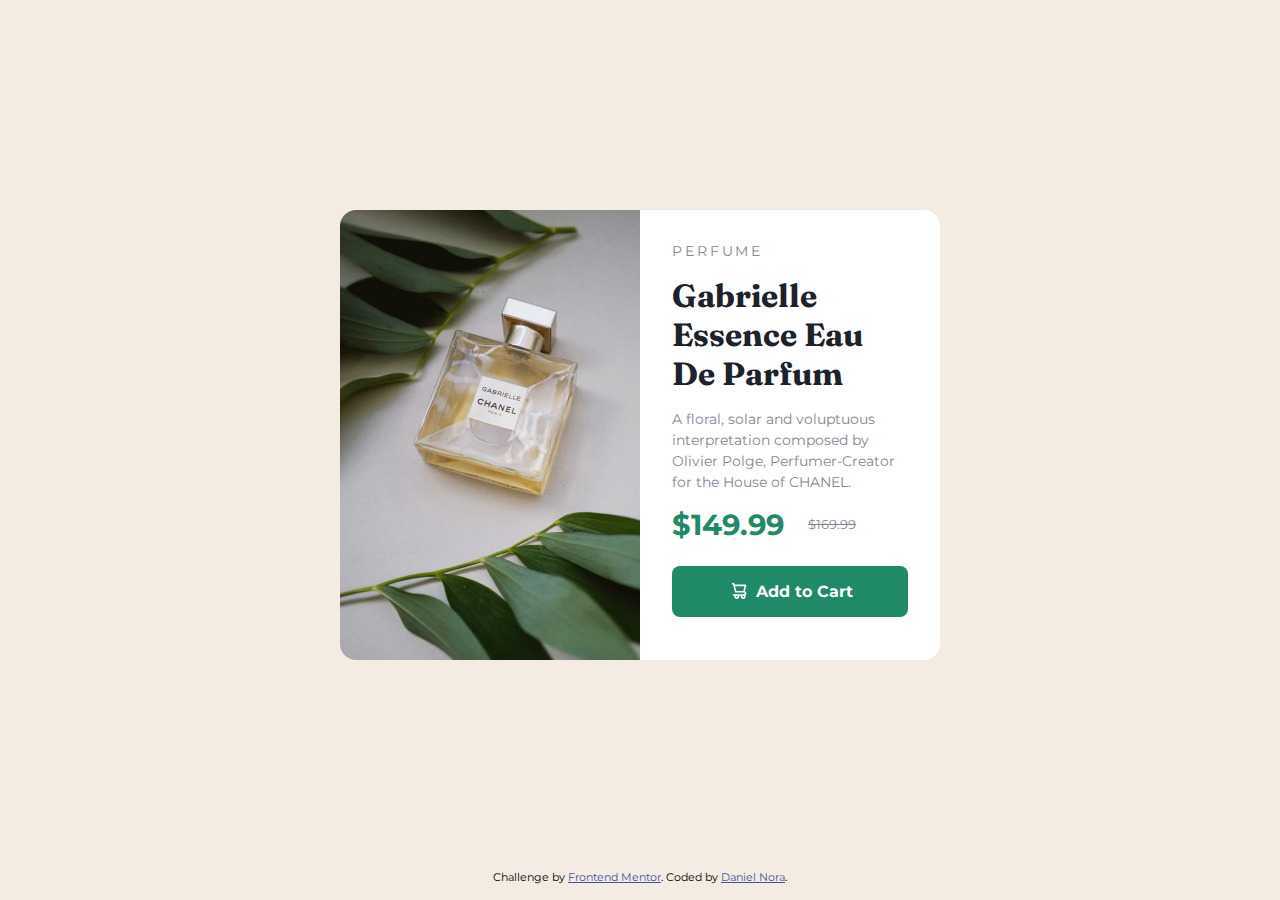
<file: index.html>
<!DOCTYPE html>
<html lang="en">

<head>
  <meta charset="UTF-8">
  <meta name="viewport" content="width=device-width, initial-scale=1.0">
  <!-- displays site properly based on user's device -->

  <link rel="icon" type="image/png" sizes="32x32" href="./images/favicon-32x32.png">

  <title>Frontend Mentor | Product preview card component</title>

  <link rel="preconnect" href="https://fonts.googleapis.com">
  <link rel="preconnect" href="https://fonts.gstatic.com" crossorigin>
  <link
    href="https://fonts.googleapis.com/css2?family=Fraunces:opsz,wght@9..144,700&family=Montserrat:wght@500;700&display=swap"
    rel="stylesheet">
  <link rel="stylesheet" href="css/styles.css">
</head>

<body>
  <article class="product">
    <img class="product__image" src="images/content/image-product-desktop.jpg" alt="">
    <main class="product__content">
      <span class="product__category">Perfume</span>
      <h2 class="product__title">Gabrielle Essence Eau De Parfum</h2>
      <p class="product__description">
        A floral, solar and voluptuous interpretation composed by
        Olivier Polge, Perfumer-Creator for the House of CHANEL.
      </p>
      <div class="product__price">
        <span class="product__price__main">
          $149.99
        </span>
        <span class="product__price__original">
          $169.99
        </span>
      </div>
      <button class="product__button">
        <img class="product__button__icon" src="images/icons/icon-cart.svg" alt=""> Add to Cart
      </button>
    </main>
  </article>

  <div class="attribution">
    Challenge by <a href="https://www.frontendmentor.io?ref=challenge" target="_blank">Frontend Mentor</a>.
    Coded by <a href="#">Daniel Nora</a>.
  </div>
</body>

</html>
</file>
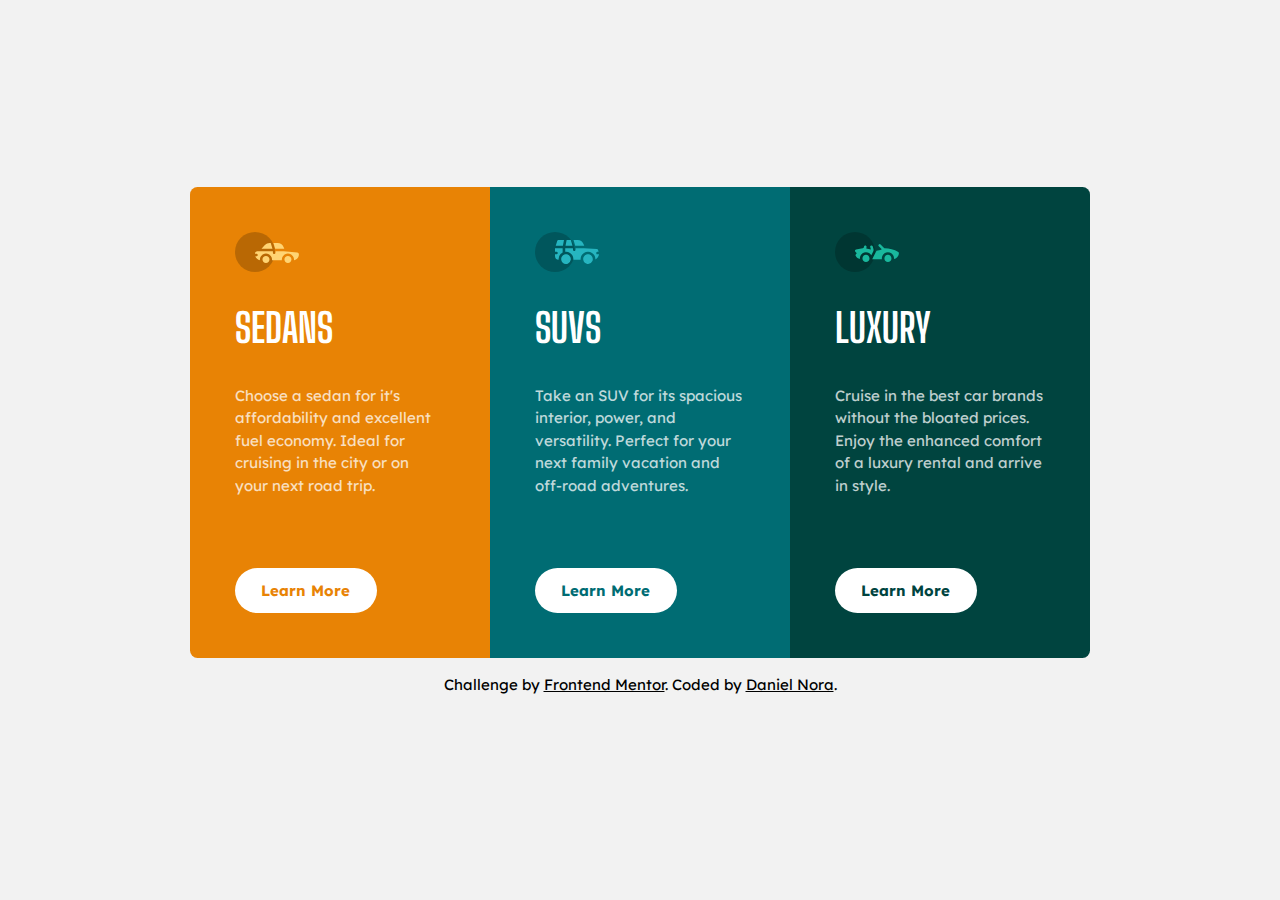
<file: 3column-preview-card-component/index.html>
<!DOCTYPE html>
<html lang="en">

<head>
  <meta charset="UTF-8" />
  <meta name="viewport" content="width=device-width, initial-scale=1.0" />
  <!-- displays site properly based on user's device -->

  <link rel="icon" type="image/png" sizes="32x32" href="../images/favicon-32x32.png" />

  <title>Frontend Mentor | 3-column preview card component</title>

  <link rel="preconnect" href="https://fonts.googleapis.com" />
  <link rel="preconnect" href="https://fonts.gstatic.com" crossorigin />
  <link href="https://fonts.googleapis.com/css2?family=Big+Shoulders+Display:wght@700&family=Lexend+Deca&display=swap"
    rel="stylesheet" />
  <link rel="stylesheet" href="css/styles.css" />
</head>

<body class="page">
  <main class="three-cols page-content">
    <div class="card">
      <img src="icons/icon-sedans.svg" alt="" aria-hidden="true" />
      <h2 class="card__title">Sedans</h2>
      <p class="card__description">
        Choose a sedan for it's affordability and excellent fuel economy.
        Ideal for cruising in the city or on your next road trip.
      </p>
      <a href="#" class="button">Learn More</a>
    </div>
    <div class="card">
      <img src="icons/icon-suvs.svg" alt="" aria-hidden="true" />
      <h2 class="card__title">SUVs</h2>
      <p class="card__description">
        Take an SUV for its spacious interior, power, and versatility. Perfect
        for your next family vacation and off-road adventures.
      </p>
      <a href="#" class="button">Learn More</a>
    </div>
    <div class="card">
      <img src="icons/icon-luxury.svg" alt="" aria-hidden="true" />
      <h2 class="card__title">Luxury</h2>
      <p class="card__description">
        Cruise in the best car brands without the bloated prices. Enjoy the
        enhanced comfort of a luxury rental and arrive in style.
      </p>
      <a href="#" class="button">Learn More</a>
    </div>
  </main>

  <footer class="attribution">
    Challenge by
    <a href="https://www.frontendmentor.io?ref=challenge" target="_blank">
      Frontend Mentor</a>. Coded by
    <a href="https://www.frontendmentor.io/profile/niftydan">Daniel Nora</a>.
  </footer>
</body>

</html>
</file>
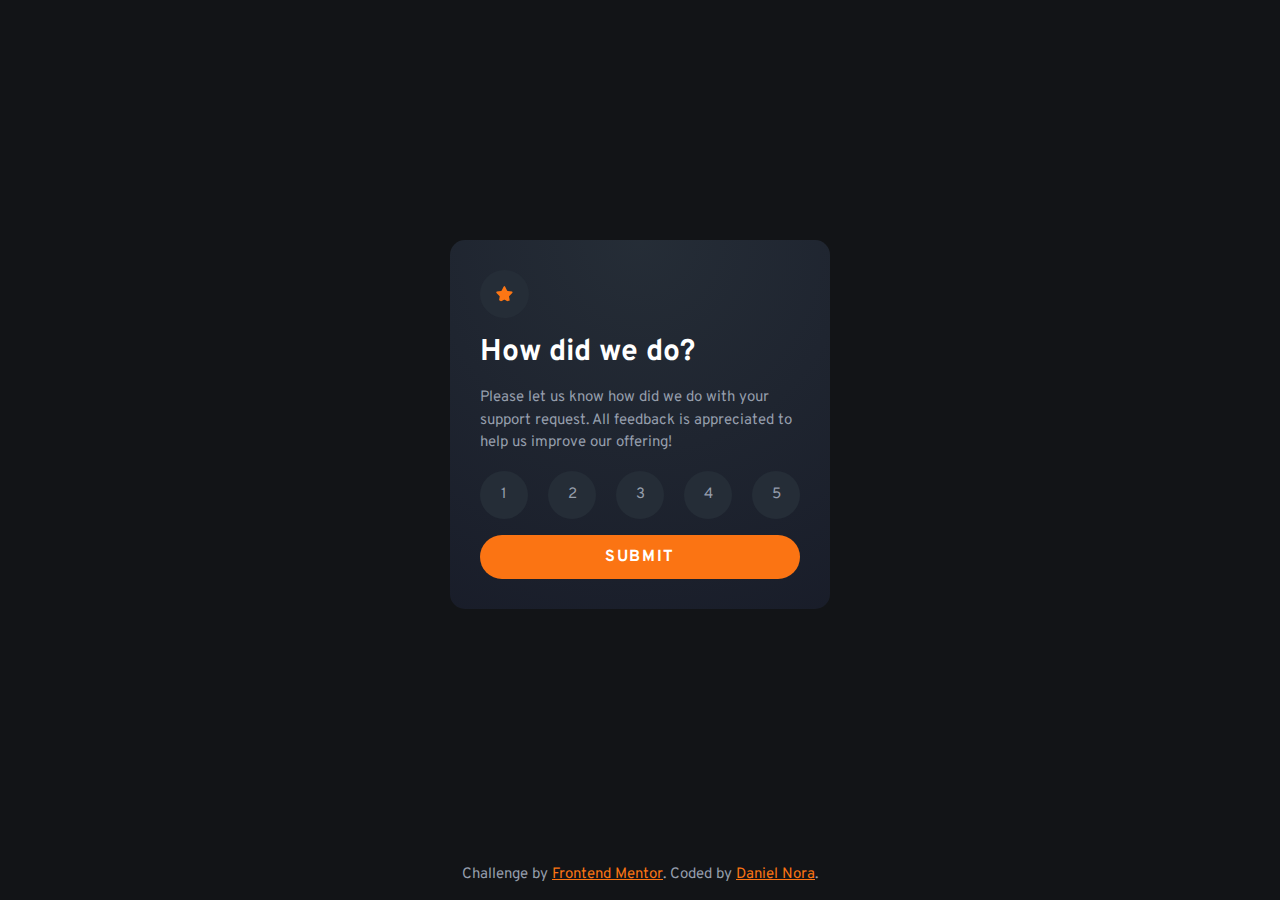
<file: interactive-rating-component/index.html>
<!DOCTYPE html>
<html lang="en">

<head>
  <meta charset="UTF-8">
  <meta name="viewport" content="width=device-width, initial-scale=1.0">
  <!-- displays site properly based on user's device -->

  <link rel="icon" type="image/png" sizes="32x32" href="../images/favicon-32x32.png">

  <title>Frontend Mentor | Interactive rating component</title>

  <link rel="preconnect" href="https://fonts.googleapis.com">
  <link rel="preconnect" href="https://fonts.gstatic.com" crossorigin>
  <link
    href="https://fonts.googleapis.com/css2?family=Fraunces:opsz,wght@9..144,700&family=Overpass:wght@400;700&display=swap"
    rel="stylesheet">
  <link rel="stylesheet" href="css/styles.css">
</head>

<body class="page">
  <main class="rating page-content">
    <div class="vertical" id="rating-form">
      <img src="icons/icon-star.svg" alt="A decorative star icon" class="rating__icon">
      <h1 class="rating__title">How did we do?</h1>
      <p class="rating__description">
        Please let us know how did we do with your support request. All feedback is appreciated to help us improve our
        offering!
      </p>
      <form name="ratingComponent" method="POST" action="/" class="vertical">
        <fieldset class="rating__rates">
          <legend class="sr-only">Choose your rating</legend>
          <label class="rating__rates-option">
            <input type="radio" class="rating__rates-input" name="rating-rate" value="1">
            1
          </label>
          <label class="rating__rates-option">
            <input type="radio" class="rating__rates-input" name="rating-rate" value="2">
            2
          </label>
          <label class="rating__rates-option">
            <input type="radio" class="rating__rates-input" name="rating-rate" value="3">
            3
          </label>
          <label class="rating__rates-option">
            <input type="radio" class="rating__rates-input" name="rating-rate" value="4">
            4
          </label>
          <label class="rating__rates-option">
            <input type="radio" class="rating__rates-input" name="rating-rate" value="5">
            5
          </label>
        </fieldset>
        <button type="submit" class="rating__submit-button">Submit</button>
      </form>
    </div>

    <div class="vertical center hidden" id="thankyou">
      <img src="images/illustration-thank-you.svg" alt="An illustration of a device">
      <div class="rating__selection">
        You selected <span class="rating__selection-value">4</span> out of 5
      </div>
      <h1 class="rating__title">Thank you!</h1>
      <p class="rating__description">
        We appreciate you taking the time to give a rating. If you ever need more support, don't hesitate to get in
        touch!
      </p>
    </div>
  </main>

  <footer class="attribution page-content">
    Challenge by <a href="https://www.frontendmentor.io?ref=challenge" target="_blank">Frontend Mentor</a>.
    Coded by <a href="https://www.frontendmentor.io/profile/niftydan">Daniel Nora</a>.
  </footer>

  <script src="scripts/main.js"></script>
</body>

</html>
</file>
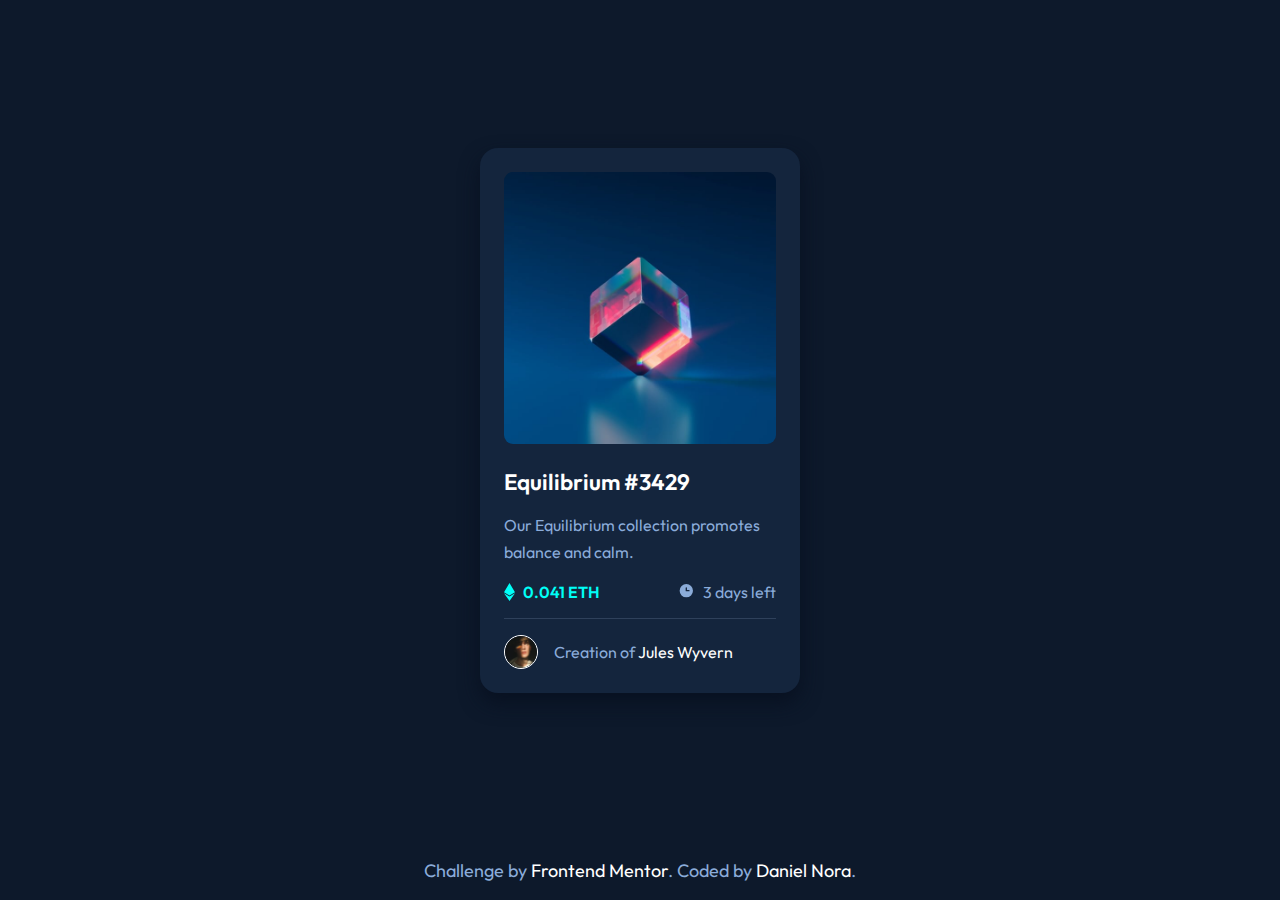
<file: nft-preview-card-component/index.html>
<!DOCTYPE html>
<html lang="en">

<head>
  <meta charset="UTF-8">
  <meta name="viewport" content="width=device-width, initial-scale=1.0">
  <!-- displays site properly based on user's device -->

  <link rel="icon" type="image/png" sizes="32x32" href="../images/favicon-32x32.png">

  <title>Frontend Mentor | NFT preview card component</title>

  <link rel="preconnect" href="https://fonts.googleapis.com">
  <link rel="preconnect" href="https://fonts.gstatic.com" crossorigin>
  <link
    href="https://fonts.googleapis.com/css2?family=Fraunces:opsz,wght@9..144,700&family=Outfit:wght@300;400;600&display=swap"
    rel="stylesheet">
  <link rel="stylesheet" href="css/styles.css">
</head>

<body>
  <main class="nft-card">
    <a href="#" class="nft-card__image-link">
      <img src="images/image-equilibrium.jpg" alt="A glass cube" class="nft-card__image">
    </a>
    <h1 class="nft-card__title">
      <a href="#">Equilibrium #3429</a>
    </h1>
    <p class="nft-card__description">
      Our Equilibrium collection promotes balance and calm.
    </p>
    <div class="nft-card__info">
      <span class="nft-card__price nft-card__price--eth">0.041 ETH</span>
      <span class="nft-card__remaining-time">3 days left</span>
    </div>
    <div class="nft-card__author">
      <img src="images/image-avatar.png" alt="" class="nft-card__avatar">
      <span>Creation of <a href="#">Jules Wyvern</a></span>
    </div>
  </main>

  <footer class="attribution">
    Challenge by <a href="https://www.frontendmentor.io?ref=challenge" target="_blank">Frontend Mentor</a>.
    Coded by <a href="https://www.frontendmentor.io/profile/niftydan">Daniel Nora</a>.
  </footer>
</body>

</html>
</file>
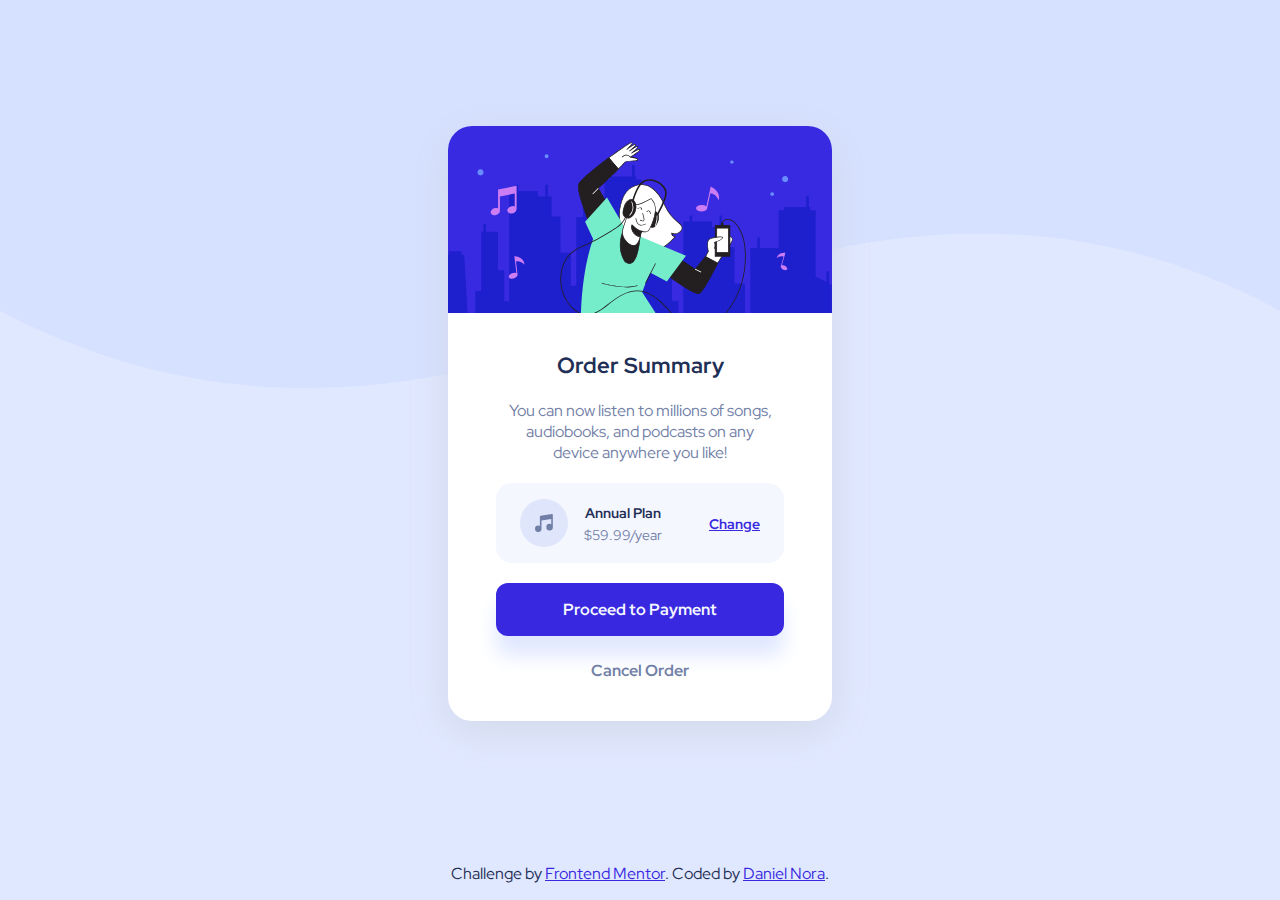
<file: order-summary-component/index.html>
<!DOCTYPE html>
<html lang="en">

<head>
  <meta charset="UTF-8">
  <meta name="viewport" content="width=device-width, initial-scale=1.0">
  <!-- displays site properly based on user's device -->

  <link rel="icon" type="image/png" sizes="32x32" href="../images/favicon-32x32.png">

  <title>Frontend Mentor | Order summary component</title>

  <link rel="preconnect" href="https://fonts.googleapis.com">
  <link rel="preconnect" href="https://fonts.gstatic.com" crossorigin>
  <link
    href="https://fonts.googleapis.com/css2?family=Fraunces:opsz,wght@9..144,700&family=Red+Hat+Display:wght@500;700&display=swap"
    rel="stylesheet">
  <link rel="stylesheet" href="css/styles.css">
</head>

<body>
  <main class="order-summary">
    <img src="images/illustration-hero.svg" alt="" aria-hidden="true" class="order-summary__banner">
    <div class="order-summary__content">
      <h1 class="order-summary__title">
        Order Summary
      </h1>
      <p class="order-summary__description">
        You can now listen to millions of songs, audiobooks, and podcasts on any device anywhere you like!
      </p>
      <div class="order-summary__plan">
        <img src="icons/icon-music.svg" alt="" aria-hidden="true" class="order-summary__plan-icon">
        <div class="order-summary__plan-info">
          <p class="order-summary__plan-title">Annual Plan</p>
          <span class="order-summary__plan-price">$59.99/year</span>
        </div>
        <a href="#" class="order-summary__plan-change-action">Change</a>
      </div>
      <div class="order-summary__buttons">
        <button class="order-summary__button order-summary__button--main">Proceed to Payment</button>
        <button class="order-summary__button">Cancel Order</button>
      </div>
    </div>
  </main>

  <footer class="attribution">
    Challenge by <a href="https://www.frontendmentor.io?ref=challenge" target="_blank">Frontend Mentor</a>.
    Coded by <a href="https://www.frontendmentor.io/profile/niftydan">Daniel Nora</a>.
  </footer>
</body>

</html>
</file>
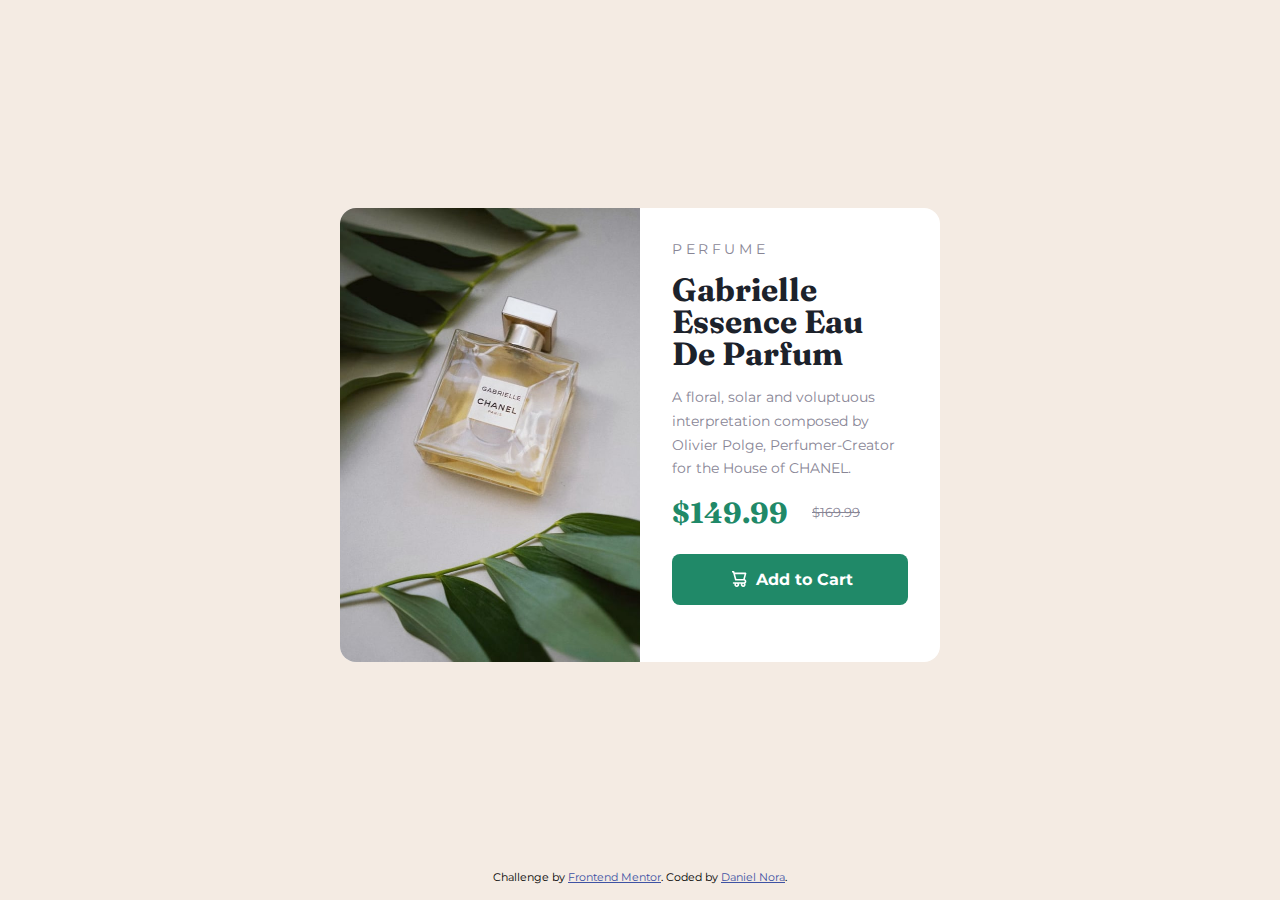
<file: product-preview-card-component/index.html>
<!DOCTYPE html>
<html lang="en">

<head>
  <meta charset="UTF-8">
  <meta name="viewport" content="width=device-width, initial-scale=1.0">
  <!-- displays site properly based on user's device -->

  <link rel="icon" type="image/png" sizes="32x32" href="../images/favicon-32x32.png">

  <title>Frontend Mentor | Product preview card component</title>

  <link rel="preconnect" href="https://fonts.googleapis.com">
  <link rel="preconnect" href="https://fonts.gstatic.com" crossorigin>
  <link
    href="https://fonts.googleapis.com/css2?family=Fraunces:opsz,wght@9..144,700&family=Montserrat:wght@500;700&display=swap"
    rel="stylesheet">
  <link rel="stylesheet" href="css/styles.css">
</head>

<body>
  <main class="product">
    <picture>
      <source media="(min-width: 600px)" srcset="images/content/image-product-desktop.jpg">
      <img class="product__image" src="images/content/image-product-mobile.jpg"
        alt="A flask of Gabrielle Essence Eau De Parfum">
    </picture>
    <div class="product__content">
      <span class="product__category">Perfume</span>
      <h1 class="product__title">Gabrielle Essence Eau De Parfum</h1>
      <p class="product__description">
        A floral, solar and voluptuous interpretation composed by
        Olivier Polge, Perfumer-Creator for the House of CHANEL.
      </p>
      <div class="product__price">
        <span class="product__price__main">
          $149.99
        </span>
        <del class="product__price__original">
          <span class="sr-only">
            The previous price was
          </span>
          $169.99
        </del>
      </div>
      <button class="product__button" type="button">
        <img class="product__button__icon" src="images/icons/icon-cart.svg" alt=""> Add to Cart
      </button>
    </div>
  </main>

  <footer class="attribution">
    Challenge by <a href="https://www.frontendmentor.io?ref=challenge" target="_blank">Frontend Mentor</a>.
    Coded by <a href="https://www.frontendmentor.io/profile/niftydan">Daniel Nora</a>.
  </footer>
</body>

</html>
</file>
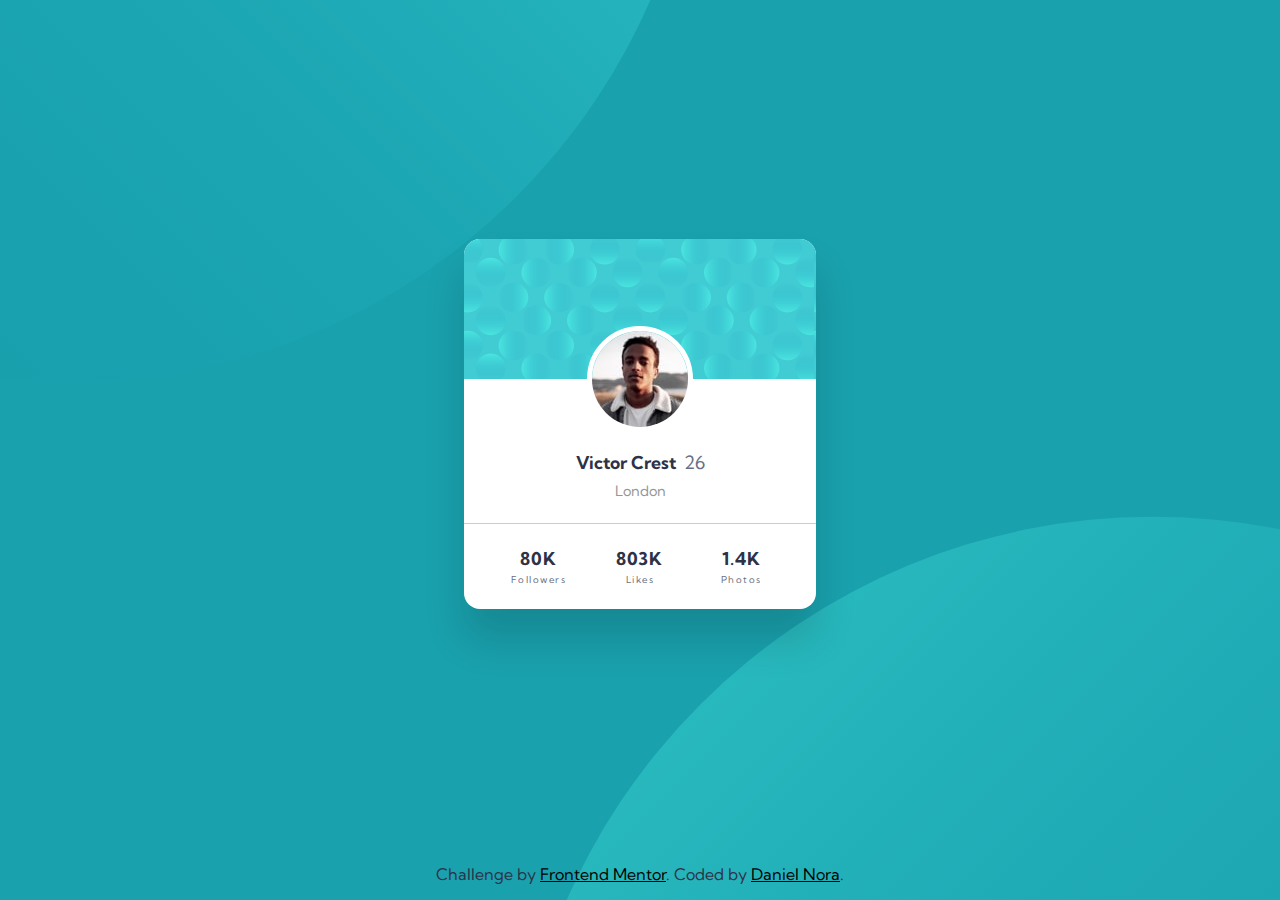
<file: profile-card-component/index.html>
<!DOCTYPE html>
<html lang="en">

<head>
  <meta charset="UTF-8" />
  <meta name="viewport" content="width=device-width, initial-scale=1.0" />
  <!-- displays site properly based on user's device -->

  <link rel="icon" type="image/png" sizes="32x32" href="../images/favicon-32x32.png" />

  <title>Frontend Mentor | Profile card component</title>

  <link rel="preconnect" href="https://fonts.googleapis.com" />
  <link rel="preconnect" href="https://fonts.gstatic.com" crossorigin />
  <link href="https://fonts.googleapis.com/css2?family=Kumbh+Sans:wght@400;700&display=swap" rel="stylesheet" />
  <link rel="stylesheet" href="css/styles.css" />
</head>

<body class="page">
  <main class="profile-card">
    <img class="profile-card__avatar" src="images/image-victor.jpg" alt="">
    <div class="profile-card__user-info">
      <h1 class="profile-card__name">Victor Crest</h1>
      <p class="profile-card__age">26</p>
    </div>
    <p class="profile-card__location">London</>

    <section class="statistics">
      <div class="statistic">
        <span class="statistic__number">
          80k
        </span> <span class="statistic__label">Followers</span>
      </div>
      <div class="statistic">
        <span class="statistic__number">
          803k
        </span> <span class="statistic__label">Likes</span>
      </div>
      <div class="statistic">
        <span class="statistic__number">
          1.4k
        </span> <span class="statistic__label">Photos</span>
      </div>
    </section>
  </main>

  <footer class="attribution">
    Challenge by
    <a href="https://www.frontendmentor.io?ref=challenge" target="_blank">
      Frontend Mentor</a>. Coded by
    <a href="https://www.frontendmentor.io/profile/niftydan">Daniel Nora</a>.
  </footer>
</body>

</html>
</file>
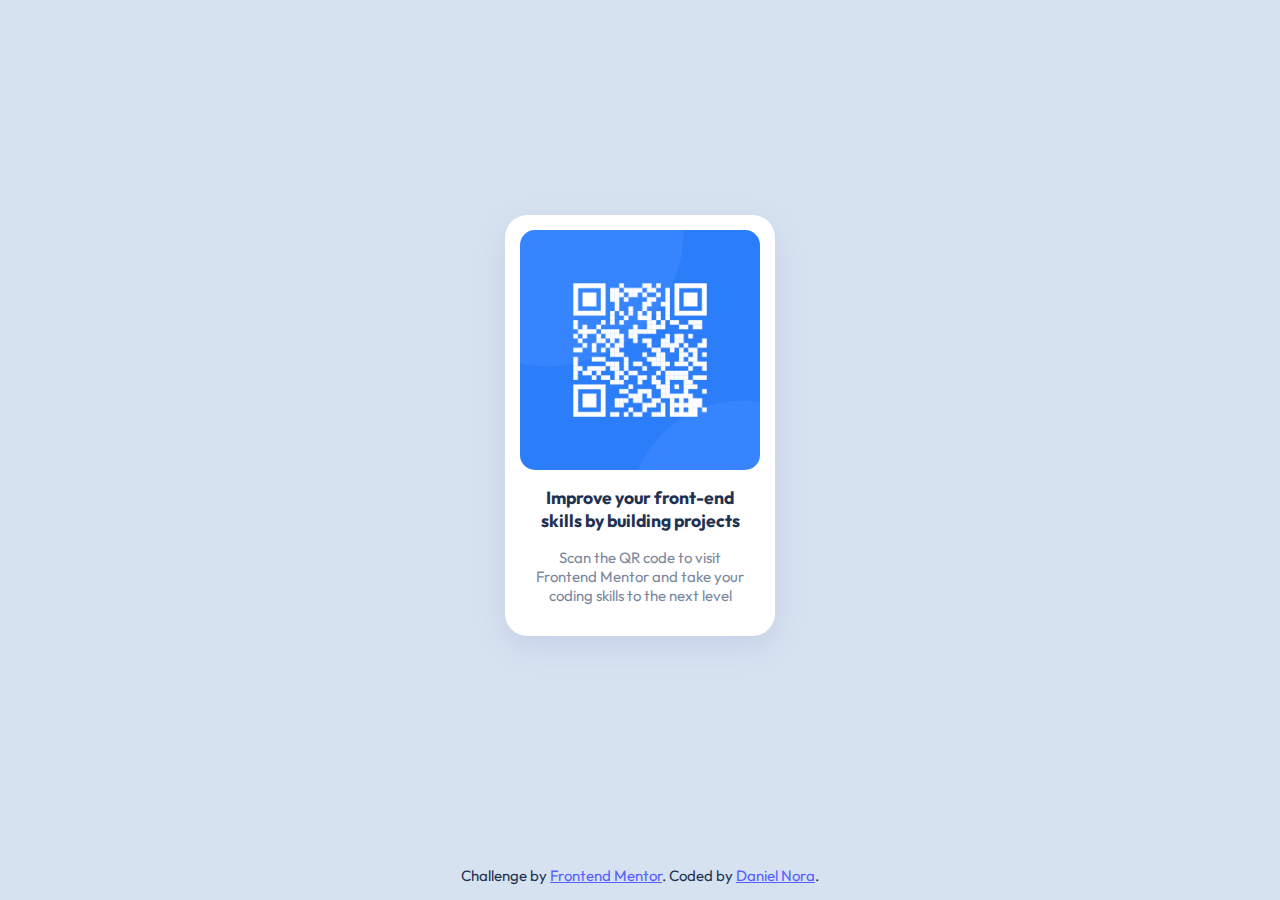
<file: qr-code-component/index.html>
<!DOCTYPE html>
<html lang="en">

<head>
  <meta charset="UTF-8">
  <meta name="viewport" content="width=device-width, initial-scale=1.0">
  <!-- displays site properly based on user's device -->

  <link rel="icon" type="image/png" sizes="32x32" href="../images/favicon-32x32.png">

  <title>Frontend Mentor | QR code component</title>

  <link rel="preconnect" href="https://fonts.googleapis.com">
  <link rel="preconnect" href="https://fonts.gstatic.com" crossorigin>
  <link
    href="https://fonts.googleapis.com/css2?family=Fraunces:opsz,wght@9..144,700&family=Outfit:wght@400;700&display=swap"
    rel="stylesheet">
  <link rel="stylesheet" href="css/styles.css">
</head>

<body>
  <main class="qr-code">
    <img src="images/image-qr-code.png" alt="QR Code" class="qr-code__code">
    <h1 class="qr-code__title">Improve your front-end skills by building projects</h1>
    <p class="qr-code__description">Scan the QR code to visit Frontend Mentor and take your coding skills to the next
      level</p>
  </main>

  <footer class="attribution">
    Challenge by <a href="https://www.frontendmentor.io?ref=challenge" target="_blank">Frontend Mentor</a>.
    Coded by <a href="https://www.frontendmentor.io/profile/niftydan">Daniel Nora</a>.
  </footer>
</body>

</html>
</file>
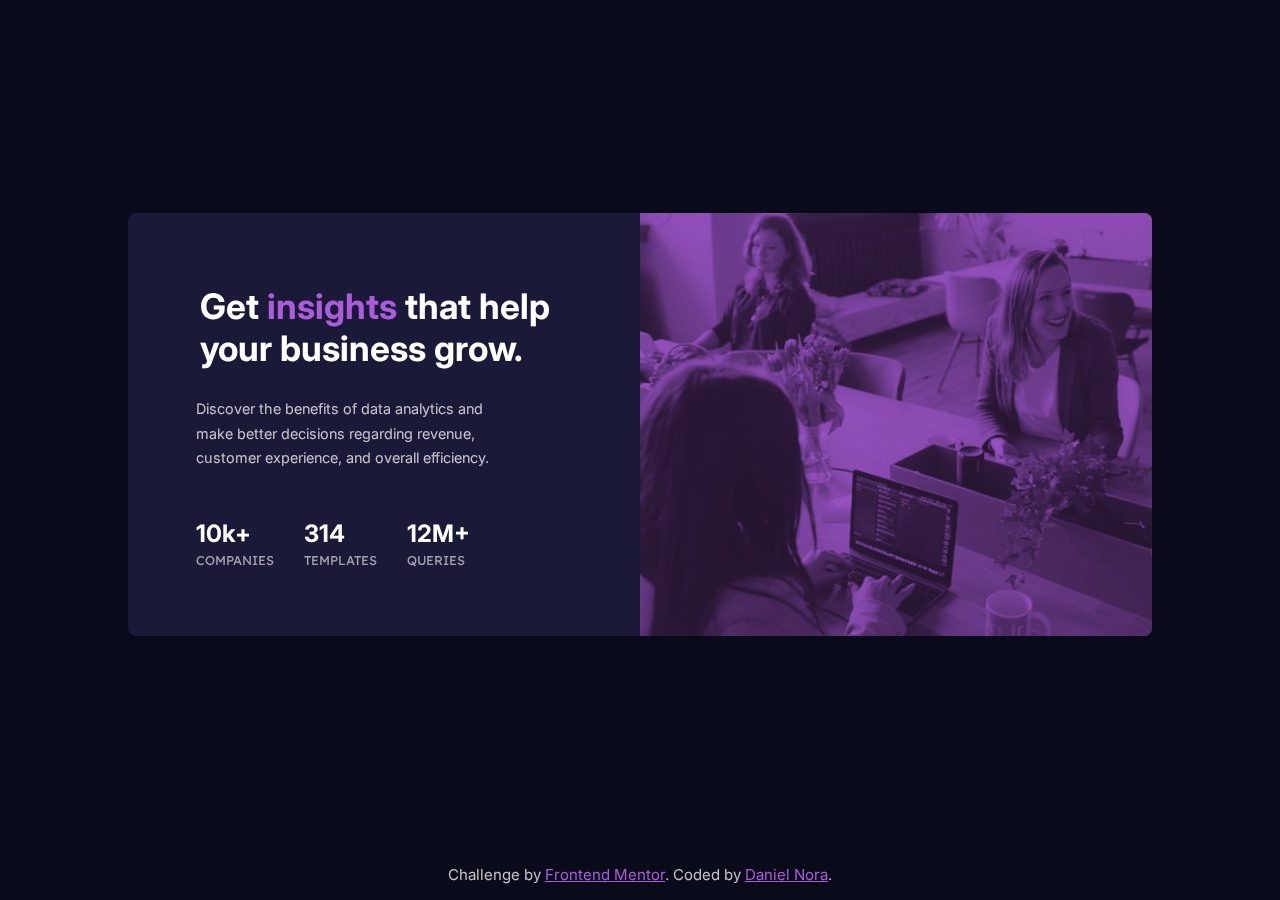
<file: stats-preview-card-component/index.html>
<!DOCTYPE html>
<html lang="en">

<head>
  <meta charset="UTF-8">
  <meta name="viewport" content="width=device-width, initial-scale=1.0">
  <!-- displays site properly based on user's device -->

  <link rel="icon" type="image/png" sizes="32x32" href="../images/favicon-32x32.png">

  <title>Frontend Mentor | Stats preview card component</title>

  <link rel="preconnect" href="https://fonts.googleapis.com">
  <link rel="preconnect" href="https://fonts.gstatic.com" crossorigin>
  <link
    href="https://fonts.googleapis.com/css2?family=Fraunces:opsz,wght@9..144,700&family=Inter:wght@400;700&family=Lexend+Deca&display=swap"
    rel="stylesheet">
  <link rel="stylesheet" href="css/styles.css">
</head>

<body class="page">
  <main class="stats-preview page-content">
    <picture class="stats-preview__banner">
      <source media="(min-width: 600px)" src="images/image-header-desktop.jpg">
      <img src="images/image-header-mobile.jpg" alt="" aria-hidden="true">
    </picture>
    <div class="stats-preview__content">
      <h1 class="stats-preview__title">
        Get <span class="stats-preview__title--highlight">insights</span> that help your business grow.
      </h1>
      <p class="stats-preview__description">
        Discover the benefits of data analytics and make better decisions regarding revenue, customer experience, and
        overall efficiency.
      </p>
      <ul class="stats-preview__statistics" aria-label="Statistics">
        <li>
          <h2 class="statistics">
            <div class="statistics__statistic">10k+</div> companies
          </h2>
        </li>
        <li>
          <h2 class="statistics">
            <div class="statistics__statistic">314</div> templates
          </h2>
        </li>
        <li>
          <h2 class="statistics">
            <div class="statistics__statistic">12M+</div> queries
          </h2>
        </li>
      </ul>
    </div>
  </main>

  <footer class="attribution">
    Challenge by <a href="https://www.frontendmentor.io?ref=challenge" target="_blank">Frontend Mentor</a>.
    Coded by <a href="https://www.frontendmentor.io/profile/niftydan">Daniel Nora</a>.
  </footer>
</body>

</html>
</file>
<file: css/styles.css>
body {
  background: #f4ebe3;
  font-family: "Montserrat", Arial, Helvetica, sans-serif;
  margin: 0;
  padding: 1rem;
  box-sizing: border-box;

  display: flex;
  flex-direction: column;
  align-items: center;
  justify-content: center;
  min-height: 100vh;

  font-size: 0.875rem;
}

.product {
  margin-top: auto;
  overflow: hidden;
  max-width: 350px;
  border-radius: 1rem;
  background: white;
  margin-bottom: 1rem;
}

.product__image {
  width: 100%;
  height: 100%;
  max-height: 300px;
  object-position: 50% 30%;
  object-fit: cover;
}

.product__content {
  padding: 2rem;
}

.product__category {
  text-transform: uppercase;
  color: #888595;
  letter-spacing: 0.2em;
  font-size: 0.9rem;
}

.product__title {
  font-family: "Fraunces", Georgia, "Times New Roman", Times, serif;
  color: #1c222b;
  font-size: 2rem;
  margin: 0.8rem 0;
}

.product__description {
  color: #888595;
  line-height: 1.5;
}

.product__price {
  display: flex;
  align-items: center;
  gap: 1.5rem;
}

.product__price__main {
  color: #208968;
  font-size: 1.8rem;
  font-weight: bold;
}

.product__price__original {
  color: #888595;
  font-size: 0.8rem;
  text-decoration: line-through;
}

.product__button {
  font-family: inherit;
  margin-top: 1.5rem;
  cursor: pointer;
  color: white;
  background: #208968;
  border: 0;
  border-radius: 0.5rem;
  padding: 1rem;
  font-size: 1rem;
  font-weight: bold;
  width: 100%;
}

.product__button__icon {
  vertical-align: -2px;
  margin: 0 0.25rem;
}

.product__button:is(:hover, :focus) {
  outline: none;
  background: #104634;
}

.product__button:focus {
  box-shadow: 0 0 0 4px rgba(26, 136, 99, 0.5);
}

@media screen and (min-width: 600px) {
  .product {
    display: grid;
    grid-auto-flow: column;
    grid-template-columns: 1fr 1fr;
    max-width: 600px;
  }

  .product__image {
    max-height: none;
    object-position: center;
  }

  .product__title {
    margin: 0.5em 0;
  }
}

.attribution {
  margin-top: auto;
  font-size: 11px;
  text-align: center;
}

.attribution a {
  color: hsl(228, 45%, 44%);
}
</file>
<file: interactive-rating-component/css/styles.css>
:root {
  /* Colors */
  --white: hsl(0, 0%, 100%);
  --primary: hsl(25, 97%, 53%);
  --gray-300: hsl(217, 12%, 63%);
  --gray-400: hsl(216, 12%, 54%);
  --blue-700: hsl(213, 19%, 18%);
  --blue-800: hsl(225, 25%, 13%);
  --blue-900: hsl(216, 12%, 8%);

  /* Font sizes */
  --body-copy-family: "Overpass", Arial, Helvetica, sans-serif;
  --body-copy-size: 0.9375rem; /* 15px */
}

*,
*:before,
*:after {
  margin: 0;
  padding: 0;
}

body {
  background: var(--blue-900);
  min-height: 100vh;
  margin: 0;
  display: flex;
  flex-direction: column;
  align-items: center;
  justify-content: space-between;
  font-size: var(--body-copy-size);
  color: var(--gray-300);
  font-family: var(--body-copy-family);
}

a {
  color: var(--primary);
}
a:hover {
  color: var(--white);
}

button,
label {
  cursor: pointer;
  font: inherit;
}

.vertical {
  display: grid;
  gap: 1rem;
}

.center {
  text-align: center;
  justify-items: center;
}

.rating {
  background: radial-gradient(
    circle at 50% 0%,
    var(--blue-700),
    var(--blue-800)
  );
  max-width: 20rem;
  padding: 2em;
  border-radius: 1em;
}
.rating__icon {
  padding: 1rem;
  background: var(--blue-700);
  border-radius: 50%;
}
.rating__selection {
  background: var(--blue-700);
  color: var(--primary);
  padding: 0.75em 0.75em 0.5em;
  line-height: 1;
  border-radius: 5em;
}
.rating__title {
  color: var(--white);
}
.rating__description {
  line-height: 1.5;
}
.rating__rates {
  display: flex;
  justify-content: space-between;
  border: 0;
}
.sr-only {
  border: 0 !important;
  clip: rect(1px, 1px, 1px, 1px) !important;
  -webkit-clip-path: inset(50%) !important;
  clip-path: inset(50%) !important;
  height: 1px !important;
  margin: -1px !important;
  overflow: hidden !important;
  padding: 0 !important;
  position: absolute !important;
  width: 1px !important;
  white-space: nowrap !important;
}
.rating__rates-input {
  border: 0 !important;
  clip: rect(1px, 1px, 1px, 1px) !important;
  -webkit-clip-path: inset(50%) !important;
  clip-path: inset(50%) !important;
  height: 1px !important;
  margin: -1px !important;
  overflow: hidden !important;
  padding: 0 !important;
  position: absolute !important;
  width: 1px !important;
  white-space: nowrap !important;
}
.rating__rates-option {
  border-radius: 50%;
  display: flex;
  align-items: center;
  justify-content: center;
  height: 3rem;
  width: 3rem;
  border: 0;
  color: inherit;
  background: var(--blue-700);
}
.rating__rates-option:focus-within {
  background: var(--gray-300);
  color: var(--white);
}
.rating__rates-option:hover {
  background: var(--primary);
  color: var(--white);
}
.rating__submit-button {
  background: var(--primary);
  border: 0;
  text-transform: uppercase;
  padding: 0.75em;
  font-size: 1rem;
  letter-spacing: 0.1em;
  font-weight: bold;
  color: var(--white);
  width: 100%;
  border-radius: 3em;
}
.rating__submit-button:hover {
  background-color: var(--white);
  color: var(--primary);
}

.hidden {
  display: none;
}

.attribution {
  padding: 1rem;
  color: inherit;
}

/* For centering content */
.page {
  display: grid;
  min-height: 100vh;
  margin: 0;
  display: grid;
  justify-items: center;
  justify-content: center;
}
.page-content {
  margin-top: auto;
}
</file>
<file: nft-preview-card-component/css/styles.css>
:root {
  /* Colors */
  --white: hsl(0, 0%, 100%);
  --cyan: hsl(178, 100%, 50%);
  --blue-100: hsl(215, 51%, 70%);
  --blue-500: hsl(215, 32%, 27%);
  --blue-700: hsl(216, 50%, 16%);
  --blue-800: hsl(217, 54%, 11%);
  --blue-900: hsl(218, 60%, 8%);

  /* Object colors */
  --main-bg: var(--blue-800);
  --card-bg: var(--blue-700);
  --image-hover-bg: rgba(0, 255, 247, 0.51);
  --line-color: var(--blue-500);

  /* Fonts */
  --body-copy-size: 1.125rem; /* 18px */
  --body-copy-family: "Outfit", Arial, Helvetica, sans-serif;
}

*,
*:before,
*:after {
  margin: 0;
}

body {
  font-size: var(--body-copy-size);
  font-family: var(--body-copy-family);
  background: var(--main-bg);
  color: var(--blue-100);

  min-height: 100vh;
  display: flex;
  flex-direction: column;
  align-items: center;
  justify-content: space-between;
}

a {
  color: var(--white);
  text-decoration: none;
}
a:focus,
a:hover {
  color: var(--cyan);
}

.nft-card {
  margin-top: auto;

  padding: 1.35em;
  background: var(--card-bg);
  border-radius: 1em;
  max-width: 17rem;

  display: flex;
  flex-direction: column;
  gap: 1rem;

  box-shadow: 0 10px 20px var(--blue-900);
}

.nft-card__image-link {
  position: relative;
}
.nft-card__image-link:after {
  content: "";
  position: absolute;
  inset: 0;
  border-radius: 0.5em;
  background-color: transparent;
  transition: background-color 0.3s;
}
.nft-card__image-link:hover:after {
  background-color: var(--image-hover-bg);
  background-image: url(../icons/icon-view.svg);
  background-position: center;
  background-repeat: no-repeat;
}
.nft-card__image {
  max-width: 100%;
  height: auto;
  border-radius: 0.5em;
  display: block;
}

.nft-card__title {
  font-size: 1.4rem;
  font-weight: 600;
  margin-top: 0.5rem;
  color: var(--white);
}
.nft-card__description {
  font-size: 1rem;
  line-height: 1.7;
}
.nft-card__info {
  display: flex;
  align-items: center;
  justify-content: space-between;
}
.nft-card__price {
  font-weight: 600;
  font-size: 1rem;
}
.nft-card__price--eth {
  color: var(--cyan);
}
.nft-card__price--eth:before {
  content: "";
  background-image: url(../icons/icon-ethereum.svg);
  background-size: contain;
  height: 18px;
  width: 11px;
  vertical-align: -3px;
  margin-right: 0.5em;
  display: inline-block;
}
.nft-card__remaining-time {
  font-size: 1rem;
}
.nft-card__remaining-time:before {
  content: "";
  display: inline-block;
  width: 17px;
  height: 17px;
  vertical-align: -1px;
  margin-right: 0.5em;
  background-image: url(../icons/icon-clock.svg);
  background-size: cover;
}
.nft-card__author {
  padding-top: 1rem;
  border-top: 1px solid var(--line-color);
  display: flex;
  align-items: center;
  font-size: 1rem;
  gap: 1rem;
}
.nft-card__avatar {
  border-radius: 50%;
  border: 1px solid var(--white);
  max-width: 2rem;
}

.attribution {
  margin-top: auto;
  padding: 1em;
}
</file>
<file: order-summary-component/css/styles.css>
:root {
  /* Colors */
  --white: hsl(0, 0%, 100%);
  --blue-100: hsl(225, 100%, 98%);
  --blue-200: hsl(225, 100%, 94%);
  --blue-250: hsl(225, 36%, 87%);
  --blue-300: hsl(224, 23%, 55%);
  --blue-350: hsl(270, 91%, 55%);
  --blue-400: hsl(245, 75%, 52%);
  --blue-500: hsl(223, 47%, 23%);

  /* Fonts */
  --font-family: "Red Hat Display", Arial, Helvetica, sans-serif;
  --font-size: 1rem; /* 16px */
}

body {
  background-color: var(--blue-200);
  background-image: url(../images/pattern-background-mobile.svg);
  background-size: contain;
  background-repeat: no-repeat;
  font-family: var(--font-family);
  font-size: var(--font-size);
  color: var(--blue-500);

  min-height: 100vh;
  margin: 0;
  display: grid;
  justify-items: center;
  justify-content: center;
}

button {
  cursor: pointer;
}

a {
  color: var(--blue-400);
}
a:focus,
a:hover {
  text-decoration: none;
  color: var(--blue-350);
}

.order-summary {
  --radius: 1.5em;
  background: var(--white);
  border-radius: var(--radius);
  max-width: 20.5em;
  margin-top: auto;
  box-shadow: 0 10px 40px var(--blue-250);
}

.order-summary__banner {
  width: 100%;
  max-height: 13em;
  object-fit: cover;
  border-top-left-radius: var(--radius);
  border-top-right-radius: var(--radius);
}
.order-summary__content {
  padding: 1.5em;
  text-align: center;

  display: grid;
  gap: 1.25em;
}
.order-summary__title {
  margin: 0;
  font-weight: 700;
  font-size: 1.4rem;
}
.order-summary__description {
  margin: 0;
  margin-inline: 0.25rem;
  color: var(--blue-300);
}
.order-summary__plan {
  display: flex;
  gap: 1rem;
  align-items: center;
  padding: 1rem;
  background: var(--blue-100);
  border-radius: 1em;
}
.order-summary__plan-icon {
  user-select: none;
}

.order-summary__plan-info {
  font-size: 0.9rem;
  display: grid;
  gap: 0.25em;
}
.order-summary__plan-title {
  font-size: inherit;
  font-weight: bold;
  margin: 0;
}
.order-summary__plan-price {
  color: var(--blue-300);
}
.order-summary__plan-change-action {
  margin-left: auto;
  font-size: 0.9rem;
  font-weight: bold;
}

.order-summary__buttons {
  display: grid;
  gap: 0.5em;
  margin-bottom: -0.5em;
}

.order-summary__button {
  font-family: var(--font-family);
  font-weight: 700;
  font-size: var(--font-size);
  padding: 1em;
  border-radius: 0.75em;
  border: 0;
  background: transparent;
  color: var(--blue-300);
}
.order-summary__button:hover {
  color: var(--blue-500);
}

.order-summary__button--main {
  background: var(--blue-400);
  color: var(--blue-100);
  box-shadow: 0 20px 20px var(--blue-200);
}

.order-summary__button--main:hover {
  background: var(--blue-350);
  color: var(--blue-100);
}

.attribution {
  margin-top: auto;
  padding: 1rem;
}

@media screen and (min-width: 37.5em) {
  body {
    background-image: url(../images/pattern-background-desktop.svg);
  }
  .order-summary {
    max-width: 24em;
  }
  .order-summary__content {
    padding: 2em 3em;
  }
  .order-summary__description {
    margin-inline: 0.5em;
  }
  .order-summary__plan {
    padding-inline: 1.5em;
  }
}
</file>
<file: product-preview-card-component/css/styles.css>
body {
  background: #f4ebe3;
  font-family: "Montserrat", Arial, Helvetica, sans-serif;
  margin: 0;
  padding: 1rem;
  box-sizing: border-box;

  display: flex;
  flex-direction: column;
  align-items: center;
  justify-content: center;
  min-height: 100vh;

  font-size: 0.875rem;
}

.product {
  margin-top: auto;
  overflow: hidden;
  max-width: 350px;
  border-radius: 1rem;
  background: white;
  margin-bottom: 1rem;
}

.product__image {
  width: 100%;
  height: 100%;
  object-fit: cover;
}

.product__content {
  padding: 2rem;
}

.product__category {
  text-transform: uppercase;
  color: #888595;
  letter-spacing: 0.25em;
  font-size: 0.9rem;
}

.product__title {
  font-family: "Fraunces", Georgia, "Times New Roman", Times, serif;
  color: #1c222b;
  font-size: 2rem;
  line-height: 1;
  margin: 0.8rem 0;
}

.product__description {
  color: #888595;
  line-height: 1.7;
}

.product__price {
  display: flex;
  align-items: center;
  gap: 1.5rem;
}

.product__price__main {
  color: #208968;
  font-size: 1.8rem;
  font-family: "Fraunces", Georgia, "Times New Roman", Times, serif;
  font-weight: bold;
}

.product__price__original {
  color: #888595;
  font-size: 0.8rem;
  text-decoration: line-through;
}

.product__button {
  font-family: inherit;
  margin-top: 1.5rem;
  cursor: pointer;
  color: white;
  background: #208968;
  border: 0;
  border-radius: 0.5rem;
  padding: 1rem;
  font-size: 1rem;
  font-weight: bold;
  width: 100%;
}

.product__button__icon {
  vertical-align: -2px;
  margin: 0 0.25rem;
}

.product__button:is(:hover, :focus) {
  outline: none;
  background: #104634;
}

.product__button:focus {
  box-shadow: 0 0 0 4px rgba(26, 136, 99, 0.5);
}

@media screen and (min-width: 600px) {
  .product {
    display: grid;
    grid-auto-flow: column;
    grid-template-columns: 1fr 1fr;
    max-width: 600px;
  }

  .product__title {
    margin: 0.5em 0;
  }
}

.attribution {
  margin-top: auto;
  font-size: 11px;
  text-align: center;
}

.attribution a {
  color: hsl(228, 45%, 44%);
}

/* Utilities */
.sr-only {
  border: 0 !important;
  clip: rect(1px, 1px, 1px, 1px) !important;
  -webkit-clip-path: inset(50%) !important;
  clip-path: inset(50%) !important;
  height: 1px !important;
  margin: -1px !important;
  overflow: hidden !important;
  padding: 0 !important;
  position: absolute !important;
  width: 1px !important;
  white-space: nowrap !important;
}
</file>
<file: profile-card-component/css/styles.css>
/* Custom CSS */
:root {
  --body-background: #19A1AD;
  --clr-white: hsl(0, 0%, 100%);
  --clr-cyan: hsl(185, 75%, 39%);
  --clr-gray-200: hsl(0, 0%, 59%);
  --clr-gray-300: hsl(227, 10%, 46%);
  --clr-gray-600: hsl(229, 23%, 23%);

  --font-family: 'Kumbh Sans', Arial, Helvetica, sans-serif;
  --clr-text: var(--clr-gray-600);
}
body {
  font-family: var(--font-family);
  background-color: var(--body-background);
  background-image: url(../images/bg-pattern-top.svg), url(../images/bg-pattern-bottom.svg);
  background-repeat: no-repeat, no-repeat;
  background-position: top -70vmax left -45vmax, bottom -70vmax right -40vmax;
  background-size: 100vmax auto, 100vmax auto;
  color: var(--clr-text);
}
a {
  color: black;
}
.profile-card {
  width: 90vw;
  max-width: 20.43rem;
  border-radius: 1em;
  background: var(--clr-white);
  overflow: hidden;
  position: relative;
  box-shadow: 0 30px 40px hsl(0 0% 0% / 15%);
}
.profile-card:before {
  content: '';
  background-image: url(../images/bg-pattern-card.svg);
  display: block;
  height: 140px;
  width: 100%;
}
.profile-card__avatar {
  border-radius: 50%;
  position: relative;
  left: 50%;
  transform: translate(-50%, -50%);
  border: 5px solid var(--clr-white);
}
.profile-card__user-info {
  margin-top: -38px;
  display: flex;
  align-items: center;
  justify-content: center;
  gap: .5rem;
}
.profile-card__name {
  font-size: 1.1rem;
  margin: 0;
}
.profile-card__age {
  font-size: 1.15rem;
  color: var(--clr-gray-300);
  margin: 0;
}
.profile-card__location {
  text-align: center;
  margin: 0;
  font-size: .9rem;
  color: var(--clr-gray-200);
  margin-block: .5rem 1.4rem;
}

.statistics {
  display: grid;
  grid-template-columns: repeat(3, 1fr);
  text-align: center;
  border-top: 1px solid #ccc;
  padding: 1.5rem;
}

.statistic {
  display: flex;
  flex-direction: column;
  gap: .3em;
}
.statistic__number {
  font-size: 1.1rem;
  letter-spacing: 1px;
  font-weight: bold;
  text-transform: uppercase;
}
.statistic__label {
  font-size: .6rem;
  letter-spacing: 1.5px;
  color: var(--clr-gray-300);
}

@media screen and (min-width: 40em) {
  .profile-card {
    max-width: 22em;
  }
}

/* For centering content */
.page {
  display: grid;
  min-height: 100vh;
  grid-template-rows: 1fr min-content;
  margin: 0;
  display: grid;
  place-content: center;
  place-items: center;
}
.attribution {
  text-align: center;
  padding: 1em;
}
</file>
<file: qr-code-component/css/styles.css>
:root {
  /* Colors */
  --white: hsl(0, 0%, 100%);
  --gray-100: hsl(212, 45%, 89%);
  --blue-50: hsl(221, 41%, 84%);
  --blue-100: hsl(220, 15%, 55%);
  --blue-400: hsl(237, 100%, 67%);
  --blue-700: hsl(218, 44%, 22%);

  /* Fonts */
  --body-copy-size: 0.9375rem; /* 15px */
  --body-copy-family: "Outfit", Arial, Helvetica, sans-serif;
}

*,
*:before,
*:after {
  margin: 0;
}

body {
  font-size: var(--body-copy-size);
  font-family: var(--body-copy-family);
  background: var(--gray-100);

  min-height: 100vh;
  display: flex;
  flex-direction: column;
  align-items: center;
  justify-content: space-between;
}

a {
  color: var(--blue-400);
}

.qr-code {
  padding: 1em;
  background: var(--white);
  border-radius: 1.5em;
  max-width: 15rem;
  margin-top: auto;
  text-align: center;
  color: var(--blue-100);
  box-shadow: 0 10px 30px var(--blue-50);
}

.qr-code__code {
  max-width: 100%;
  height: auto;
  border-radius: 1em;
}

.qr-code__title {
  font-size: 1.1rem;
  margin: 0.75rem;
  color: var(--blue-700);
}
.qr-code__description {
  margin: 1rem 0.5rem;
}

.attribution {
  margin-top: auto;
  color: var(--blue-700);
  padding: 1em;
}
</file>
<file: stats-preview-card-component/css/styles.css>
:root {
  --white: hsl(0, 0%, 100%);
  --white-t-75: hsla(0, 0%, 100%, 0.75);
  --white-t-60: hsla(0, 0%, 100%, 0.6);
  --violet-400: hsl(277, 64%, 61%);
  --blue-800: hsl(244, 38%, 16%);
  --blue-900: hsl(233, 47%, 7%);

  /* Font */
  --font-family: "Inter", Arial, Helvetica, sans-serif;
  --font-statistics: "Lexend Deca", Arial, Helvetica, sans-serif;
  --font-size: 0.9375rem;
}

body {
  background: var(--blue-900);
  font-family: var(--font-family);
  font-size: var(--font-size);
  color: var(--white-t-75);
}

a {
  color: var(--violet-400);
}

.stats-preview {
  --radius: 1rem;
  display: grid;
  grid-template-areas: "banner" "content";
  background: var(--blue-800);
  border-radius: var(--radius);
  max-width: 20em;
  width: 100%;
  min-height: 20em;
}

.stats-preview__banner {
  grid-area: banner;
  position: relative;
  width: 100%;
  aspect-ratio: 16 / 10;
}

.stats-preview__banner img {
  position: absolute;
  width: 100%;
  height: 100%;
  object-fit: cover;
  object-position: top center;
  filter: contrast(0.6);
  border-top-left-radius: var(--radius);
  border-top-right-radius: var(--radius);
}

.stats-preview__banner:after {
  content: "";
  display: block;
  position: absolute;
  border-top-left-radius: var(--radius);
  border-top-right-radius: var(--radius);
  inset: 0;
  opacity: 1;
  filter: brightness(1.1);
  background: var(--violet-400);
  mix-blend-mode: multiply;
}

.stats-preview__content {
  grid-area: content;
  padding: 1.5rem;
  text-align: center;
}

.stats-preview__title {
  margin: 0.25rem;
  color: var(--white);
  font-size: 1.5rem;
}

.stats-preview__title--highlight {
  color: var(--violet-400);
}

.stats-preview__description {
  font-size: 0.9rem;
  line-height: 1.7;
}
.stats-preview__statistics {
  display: flex;
  flex-direction: column;
  gap: 2em;
  list-style: none;
  margin: 0;
  padding-left: 0;
}

.statistics {
  color: var(--white-t-60);
  text-transform: uppercase;
  font-family: var(--font-statistics);
  font-weight: normal;
  font-size: 0.8rem;
  display: grid;
  margin: 0;
  gap: 0.35em;
}

.statistics__statistic {
  text-transform: none;
  font-size: 1.5rem;
  font-weight: bold;
  font-family: var(--font-family);
  color: var(--white);
}

.page {
  display: grid;
  min-height: 100vh;
  margin: 0;
  display: grid;
  justify-items: center;
  justify-content: center;
}
.page-content {
  margin-top: auto;
}

.attribution {
  margin-top: auto;
  padding: 1rem;
}

@media screen and (min-width: 56em) {
  .stats-preview {
    max-width: min(80vw, 70em);
    grid-template-areas: "content banner";
    grid-template-columns: 1fr 1fr;
    --radius: 0.5rem;
  }
  .stats-preview__banner {
    aspect-ratio: unset;
  }
  .stats-preview__banner:after,
  .stats-preview__banner img {
    border-radius: 0;
    border-top-right-radius: var(--radius);
    border-bottom-right-radius: var(--radius);
  }
  .stats-preview__banner img {
    height: 100%;
    width: 100%;
    object-fit: cover;
  }
  .stats-preview__content {
    padding: 4.5em;
    text-align: initial;
  }
  .stats-preview__title {
    font-size: 2.2rem;
  }
  .stats-preview__description {
    margin-top: 2em;
    max-width: 85%;
  }
  .stats-preview__statistics {
    flex-direction: row;
    flex-wrap: wrap;
    margin-top: 3rem;
  }
}
</file>
<file: 3column-preview-card-component/css/styles.css>
/*
  Josh's Custom CSS Reset
  https://www.joshwcomeau.com/css/custom-css-reset/
*/
*,
*::before,
*::after {
  box-sizing: border-box;
}
* {
  margin: 0;
}
html,
body {
  height: 100%;
}
body {
  line-height: 1.5;
  -webkit-font-smoothing: antialiased;
}
img,
picture,
video,
canvas,
svg {
  display: block;
  max-width: 100%;
}
input,
button,
textarea,
select {
  font: inherit;
}
p,
h1,
h2,
h3,
h4,
h5,
h6 {
  overflow-wrap: break-word;
}
/* For attribution */
.page {
  display: grid;
  min-height: 100vh;
  place-content: center;
  margin: 0;
  padding: 1rem;
}
.attribution {
  text-align: center;
  padding: 1rem;
}
/* Custom CSS */
:root {
  --clr-white: hsl(0, 0%, 100%);
  --clr-body-bg: hsl(0, 0%, 95%);
  --font-family: "Lexend Deca", Arial, Helvetica, sans-serif;
  --font-size: 0.9375rem;
  --clr-card-1: #e88305;
  --clr-card-2: #006c73;
  --clr-card-3: #00443f;
}
body {
  font-family: var(--font-family);
  font-size: var(--font-size);
  background: var(--clr-body-bg);
  height: auto;
}
a {
  color: var(--primary);
}
.three-cols {
  display: grid;
  width: 100%;
  border-radius: 0.5em;
  overflow: hidden;
}
.card {
  display: flex;
  flex-direction: column;
  align-items: start;
  gap: 1.75em;
  padding: 3em;
  color: var(--clr-white);
  --primary: black;
  background: var(--primary);
}
.card:nth-child(n) {
  --primary: var(--clr-card-1);
}
.card:nth-child(2n) {
  --primary: var(--clr-card-2);
}
.card:nth-child(3n) {
  --primary: var(--clr-card-3);
}
.card__title {
  font-family: "Big Shoulders Display";
  text-transform: uppercase;
  font-size: 2.5rem;
}
.card__description {
  opacity: 0.75;
  margin-bottom: 3em;
}
.button {
  border: 0;
  background: var(--clr-white);
  text-decoration: none;
  border-radius: 3rem;
  padding: 0.75em 1.75em;
  color: var(--primary);
  cursor: pointer;
  font-weight: bold;
}
.button:hover {
  background: transparent;
  color: var(--clr-white);
  box-shadow: inset 0 0 0 3px var(--clr-white);
}

@media screen and (min-width: 60em) {
  .three-cols {
    max-width: 60em;
    grid-template-columns: repeat(3, 1fr);
  }
}
</file>
